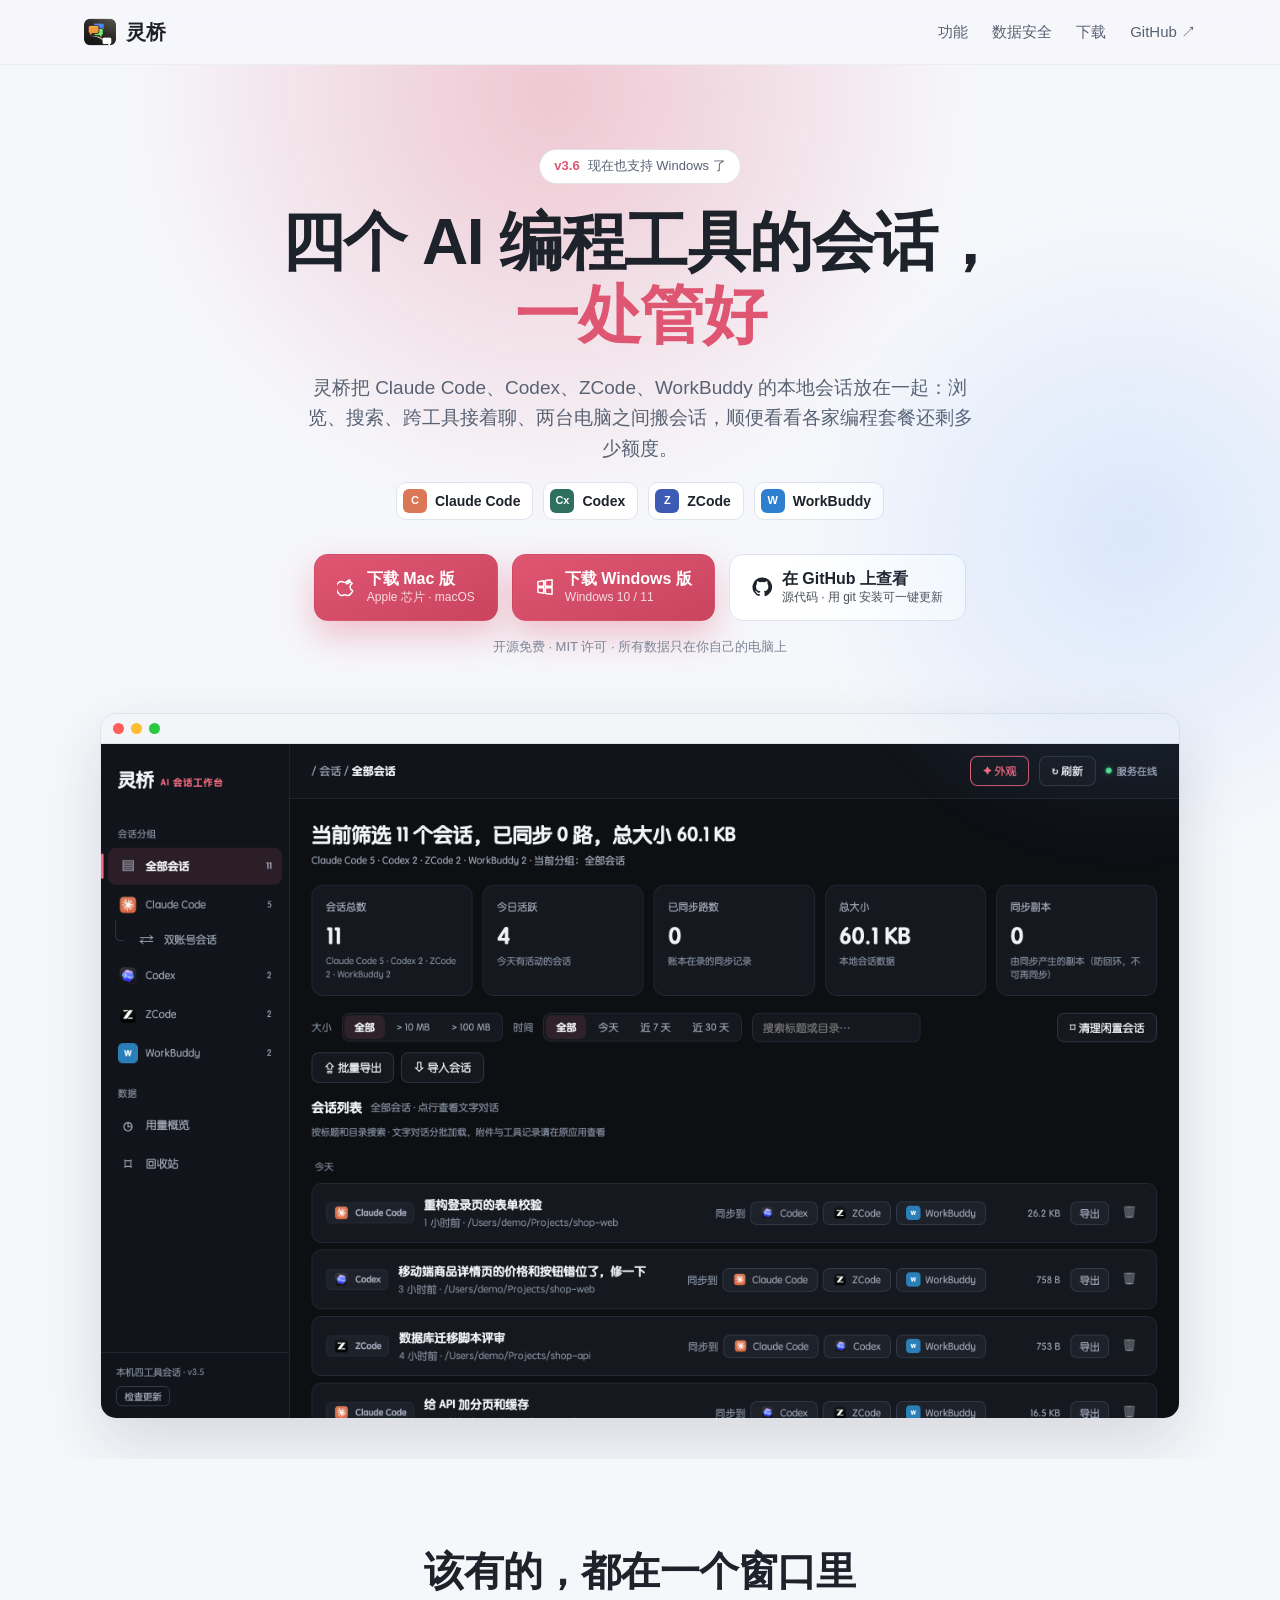
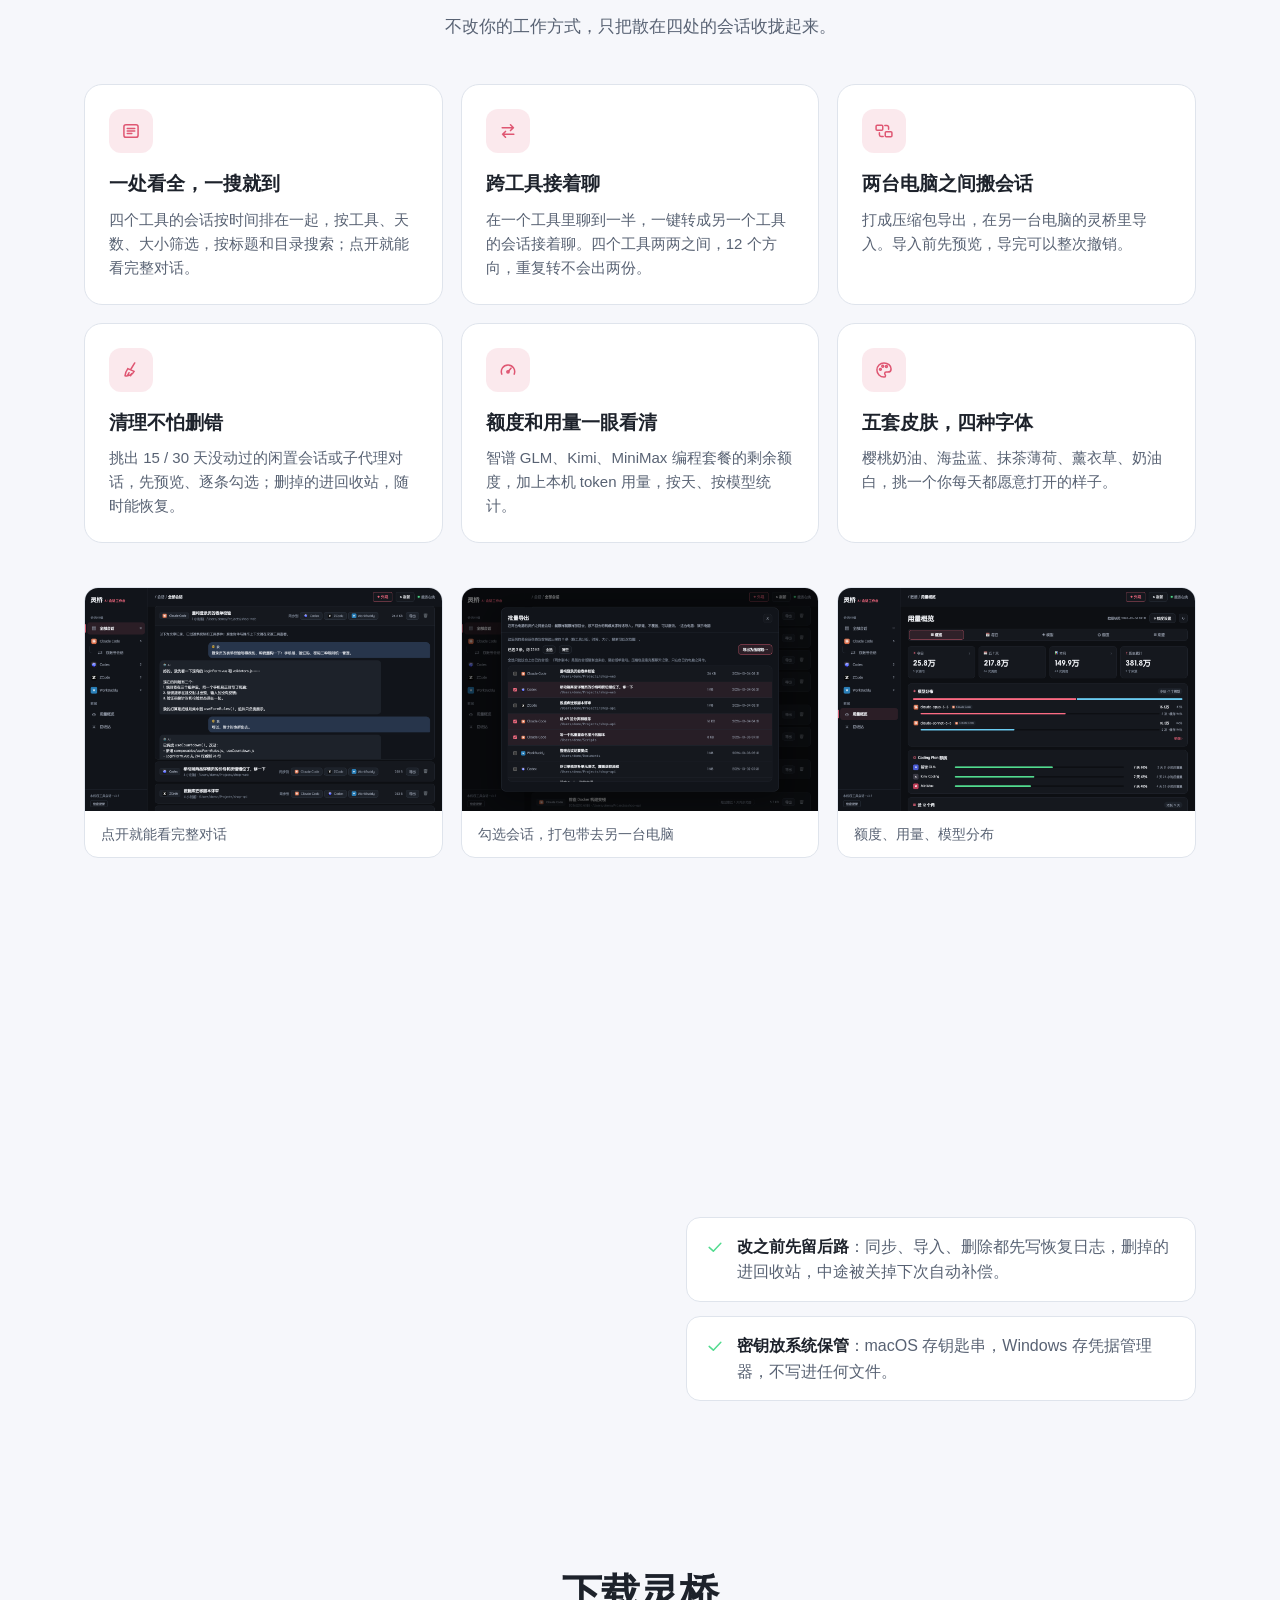
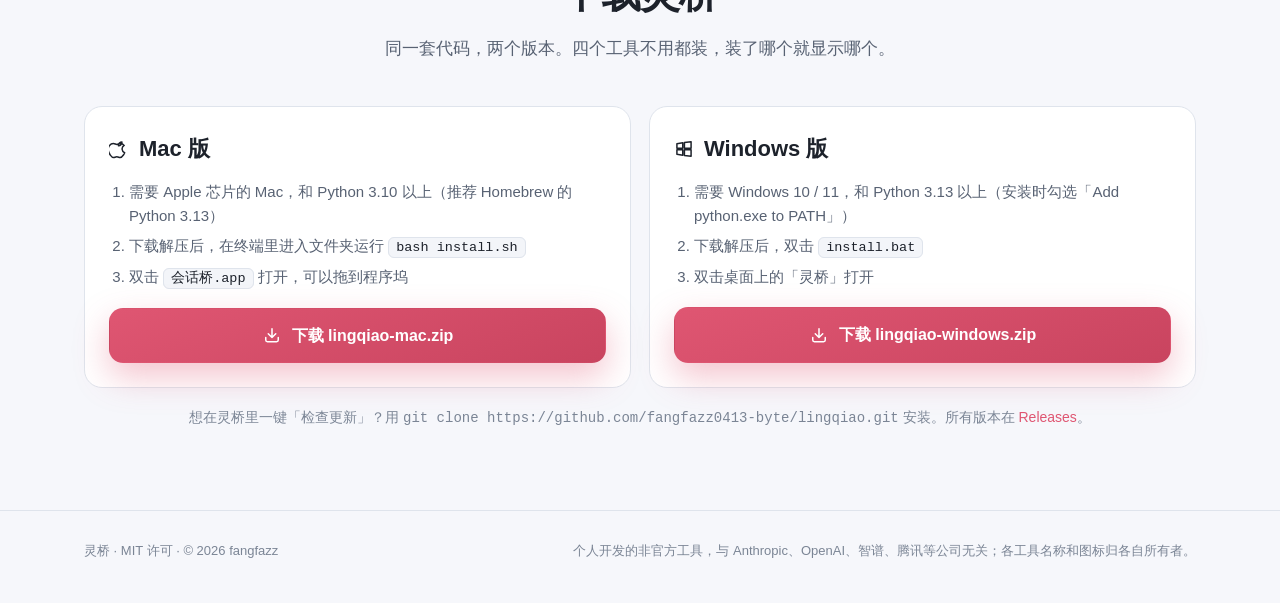
<file: docs/index.html>
<!doctype html>
<html lang="zh-CN">
<head>
<meta charset="utf-8">
<meta name="viewport" content="width=device-width, initial-scale=1">
<title>灵桥 · 多平台 AI 会话管理器</title>
<meta name="description" content="把 Claude Code、Codex、ZCode、WorkBuddy 的本地会话放在一起管：浏览、搜索、跨工具接着聊、两台电脑之间搬会话、看套餐额度。Mac 和 Windows 都能用，开源免费。">
<meta property="og:title" content="灵桥 · 多平台 AI 会话管理器">
<meta property="og:description" content="四个 AI 编程工具的会话，一处管好。Mac 和 Windows 都能用，开源免费。">
<meta property="og:image" content="screenshots/sessions.png">
<style>
  :root {
    --bg: #0b0e14; --bg2: #11141a; --card: #151920; --card2: #1c212a; --border: #262c37;
    --text: #f1f3f7; --text2: #a3abba; --text3: #7e8898; --rose: #fb6b83; --rose2: #e0506a; --blue: #69aaff; --green: #52db8f;
    --shadow: 0 30px 80px rgba(0,0,0,.45);
  }
  @media (prefers-color-scheme: light) {
    :root { --bg: #f6f7fb; --bg2: #eef1f6; --card: #ffffff; --card2: #f3f5f9; --border: #dfe4ec; --text: #1d222b; --text2: #586273; --text3: #7b8595;
      --rose: #df5672; --rose2: #c9445f; --shadow: 0 24px 60px rgba(30,40,60,.14); }
  }
  * { box-sizing: border-box; margin: 0; padding: 0; }
  html { scroll-behavior: smooth; }
  body { background: var(--bg); color: var(--text); line-height: 1.6; -webkit-font-smoothing: antialiased;
    font-family: -apple-system, BlinkMacSystemFont, "PingFang SC", "Noto Sans SC", "Microsoft YaHei UI", "Segoe UI", sans-serif; }
  a { color: inherit; text-decoration: none; }
  .wrap { max-width: 1160px; margin: 0 auto; padding: 0 24px; }
  .ic { width: 20px; height: 20px; fill: none; stroke: currentColor; stroke-width: 1.8; stroke-linecap: round; stroke-linejoin: round; flex-shrink: 0; }

  /* 顶栏 */
  header { position: sticky; top: 0; z-index: 10; backdrop-filter: blur(14px); background: color-mix(in srgb, var(--bg) 78%, transparent);
    border-bottom: 1px solid color-mix(in srgb, var(--border) 60%, transparent); }
  header .wrap { display: flex; align-items: center; gap: 28px; height: 64px; }
  .brand { display: flex; align-items: center; gap: 10px; font-weight: 800; font-size: 20px; }
  .brand img { width: 32px; height: 32px; border-radius: 8px; }
  nav { margin-left: auto; display: flex; gap: 24px; font-size: 15px; color: var(--text2); }
  nav a:hover { color: var(--text); }
  @media (max-width: 640px) { nav a:not(.gh) { display: none; } }

  /* 首屏 */
  .hero { position: relative; overflow: hidden; padding: 84px 0 40px; text-align: center; }
  .hero::before { content: ""; position: absolute; width: 900px; height: 900px; left: 50%; top: -420px; transform: translateX(-60%); border-radius: 50%;
    background: radial-gradient(circle, color-mix(in srgb, var(--rose) 30%, transparent), transparent 65%); filter: blur(20px); pointer-events: none; }
  .hero::after { content: ""; position: absolute; width: 700px; height: 700px; right: -200px; top: 120px; border-radius: 50%;
    background: radial-gradient(circle, color-mix(in srgb, var(--blue) 20%, transparent), transparent 65%); filter: blur(20px); pointer-events: none; }
  .hero > * { position: relative; }
  .eyebrow { display: inline-flex; gap: 8px; align-items: center; padding: 6px 14px; border-radius: 999px; font-size: 13px; color: var(--text2);
    background: var(--card); border: 1px solid var(--border); }
  .eyebrow b { color: var(--rose); }
  h1 { font-size: clamp(36px, 6vw, 64px); line-height: 1.15; letter-spacing: -1.5px; margin: 22px auto 0; max-width: 900px; font-weight: 900; }
  h1 em { font-style: normal; color: var(--rose); }
  .lead { margin: 20px auto 0; max-width: 680px; font-size: clamp(16px, 2.2vw, 19px); color: var(--text2); }
  .tools { margin-top: 18px; display: flex; justify-content: center; flex-wrap: wrap; gap: 10px; }
  .tool { display: inline-flex; align-items: center; gap: 8px; padding: 6px 12px 6px 6px; border-radius: 10px; font-size: 14px; font-weight: 600;
    background: var(--card); border: 1px solid var(--border); }
  .tool i { width: 24px; height: 24px; border-radius: 6px; display: inline-flex; align-items: center; justify-content: center; font-size: 11px;
    font-style: normal; font-weight: 800; color: #fff; }
  .cta { margin-top: 34px; display: flex; justify-content: center; flex-wrap: wrap; gap: 14px; }
  .btn { display: inline-flex; align-items: center; gap: 10px; padding: 14px 22px; border-radius: 14px; font-size: 16px; font-weight: 700;
    border: 1px solid var(--border); background: var(--card); transition: transform .15s ease, box-shadow .2s ease, border-color .2s ease; }
  .btn:hover { transform: translateY(-2px); border-color: var(--text3); box-shadow: 0 12px 30px rgba(0,0,0,.18); }
  .btn:active { transform: translateY(0) scale(.98); }
  .btn.primary { background: linear-gradient(160deg, var(--rose), var(--rose2)); border-color: transparent; color: #fff;
    box-shadow: 0 14px 34px color-mix(in srgb, var(--rose) 35%, transparent); }
  .btn small { display: block; font-size: 12px; font-weight: 500; opacity: .8; }
  .btn .label { text-align: left; line-height: 1.3; }
  .meta { margin-top: 16px; font-size: 13px; color: var(--text3); }

  .shot { margin: 56px auto 0; max-width: 1080px; border-radius: 16px; overflow: hidden; border: 1px solid var(--border); box-shadow: var(--shadow);
    background: var(--bg2); }
  .shot .bar { height: 30px; display: flex; align-items: center; gap: 7px; padding: 0 12px; background: var(--card2); border-bottom: 1px solid var(--border); }
  .shot .bar i { width: 11px; height: 11px; border-radius: 50%; }
  .shot img, .shot video { display: block; width: 100%; height: auto; }

  /* 区块 */
  section { padding: 80px 0; }
  h2 { font-size: clamp(28px, 4vw, 40px); letter-spacing: -.8px; text-align: center; font-weight: 900; }
  .sub { text-align: center; color: var(--text2); margin-top: 10px; font-size: 17px; }
  .grid { margin-top: 44px; display: grid; grid-template-columns: repeat(3, minmax(0, 1fr)); gap: 18px; }
  @media (max-width: 900px) { .grid { grid-template-columns: repeat(2, minmax(0, 1fr)); } }
  @media (max-width: 600px) { .grid { grid-template-columns: 1fr; } }
  .card { padding: 24px; border-radius: 18px; background: var(--card); border: 1px solid var(--border); transition: transform .2s ease, border-color .2s ease; }
  .card:hover { transform: translateY(-3px); border-color: color-mix(in srgb, var(--rose) 45%, var(--border)); }
  .card .ico { width: 44px; height: 44px; border-radius: 12px; display: flex; align-items: center; justify-content: center; color: var(--rose);
    background: color-mix(in srgb, var(--rose) 13%, transparent); }
  .card h3 { margin-top: 16px; font-size: 19px; }
  .card p { margin-top: 8px; color: var(--text2); font-size: 15px; }

  .gallery { margin-top: 44px; display: grid; grid-template-columns: repeat(3, minmax(0, 1fr)); gap: 18px; }
  @media (max-width: 900px) { .gallery { grid-template-columns: 1fr; } }
  .gallery figure { border-radius: 14px; overflow: hidden; border: 1px solid var(--border); background: var(--card); }
  .gallery img { display: block; width: 100%; height: auto; }
  .gallery figcaption { padding: 12px 16px; font-size: 14px; color: var(--text2); }

  .privacy { display: grid; grid-template-columns: 1.1fr 1fr; gap: 40px; align-items: center; }
  @media (max-width: 800px) { .privacy { grid-template-columns: 1fr; } }
  .privacy h2, .privacy .sub { text-align: left; }
  .checks { list-style: none; display: grid; gap: 14px; }
  .checks li { display: flex; gap: 12px; padding: 16px 18px; border-radius: 14px; background: var(--card); border: 1px solid var(--border); color: var(--text2); }
  .checks b { color: var(--text); }
  .checks .ic { color: var(--green); margin-top: 3px; }

  .dl { margin-top: 44px; display: grid; grid-template-columns: 1fr 1fr; gap: 18px; }
  @media (max-width: 760px) { .dl { grid-template-columns: 1fr; } }
  .dl .card h3 { display: flex; align-items: center; gap: 10px; margin-top: 0; font-size: 22px; }
  .dl ol { margin: 14px 0 18px 20px; color: var(--text2); font-size: 15px; display: grid; gap: 6px; }
  .dl code { font-family: ui-monospace, SFMono-Regular, Menlo, Consolas, monospace; font-size: 13.5px; padding: 2px 7px; border-radius: 6px;
    background: var(--card2); border: 1px solid var(--border); color: var(--text); }
  .dl .btn { width: 100%; justify-content: center; }
  .note { margin-top: 18px; text-align: center; color: var(--text3); font-size: 14px; }
  .note a { color: var(--rose); }

  footer { border-top: 1px solid var(--border); padding: 30px 0 44px; color: var(--text3); font-size: 13px; }
  footer .wrap { display: flex; flex-wrap: wrap; gap: 10px 24px; justify-content: space-between; }

  .reveal { opacity: 0; transform: translateY(18px); transition: opacity .6s ease, transform .6s cubic-bezier(.2,.8,.2,1); }
  .reveal.in { opacity: 1; transform: none; }
  @media (prefers-reduced-motion: reduce) { .reveal { opacity: 1; transform: none; transition: none; } .btn, .card { transition: none; } html { scroll-behavior: auto; } }
</style>
</head>
<body>
<svg width="0" height="0" style="position:absolute" aria-hidden="true"><defs>
  <symbol id="i-list" viewBox="0 0 24 24"><rect x="3.5" y="4.5" width="17" height="15" rx="2.5"/><path d="M7.5 9h9M7.5 12h9M7.5 15h5.5"/></symbol>
  <symbol id="i-swap" viewBox="0 0 24 24"><path d="M5 8h13.5M15 4.5 18.5 8 15 11.5M19 16H5.5M9 12.5 5.5 16 9 19.5"/></symbol>
  <symbol id="i-move" viewBox="0 0 24 24"><rect x="2.5" y="5" width="8" height="6" rx="1.2"/><rect x="13.5" y="13" width="8" height="6" rx="1.2"/><path d="M6.5 14v2.5a2 2 0 0 0 2 2H11M17.5 10V7.5a2 2 0 0 0-2-2H13"/></symbol>
  <symbol id="i-broom" viewBox="0 0 24 24"><path d="M16.5 3.5 12 10.8M8.2 10.3l7.6 3.4M8.2 10.3c-2 2.7-3.2 5.6-3.4 8.7 3.1.6 6.3-.4 9-2.6l2-2.7-7.6-3.4zM9.7 15.2l-1.9 3.4M12.8 16.3l-1.2 2.6"/></symbol>
  <symbol id="i-gauge" viewBox="0 0 24 24"><path d="M4.6 17a8 8 0 1 1 14.8 0"/><path d="M12 14l3.6-4.2"/><circle cx="12" cy="14.2" r="1.4"/></symbol>
  <symbol id="i-palette" viewBox="0 0 24 24"><path d="M12 3.5a8.5 8.5 0 1 0 0 17c1.1 0 1.8-.8 1.8-1.7 0-.5-.2-.9-.5-1.3-.3-.4-.5-.8-.5-1.3 0-1 .8-1.7 1.8-1.7h2.1c2.1 0 3.8-1.7 3.8-3.8 0-4-3.8-7.2-8.5-7.2z"/><circle cx="7.7" cy="11.2" r="1.15"/><circle cx="10.5" cy="7.5" r="1.15"/><circle cx="14.9" cy="7.7" r="1.15"/></symbol>
  <symbol id="i-check" viewBox="0 0 24 24"><path d="M5 12.5 10 17l9-9.5"/></symbol>
  <symbol id="i-download" viewBox="0 0 24 24"><path d="M12 4.5V15M7.5 10.5 12 15l4.5-4.5M4.5 15v3a2 2 0 0 0 2 2h11a2 2 0 0 0 2-2v-3"/></symbol>
  <symbol id="i-apple" viewBox="0 0 24 24"><path d="M15.5 3.5c.1 1.3-.4 2.5-1.2 3.3-.8.9-1.9 1.4-3 1.3-.1-1.2.5-2.5 1.2-3.2.8-.8 2-1.4 3-1.4zM18.8 16.5c-.5 1.2-.8 1.7-1.5 2.7-1 1.4-2.3 3.1-4 3.1-1.5 0-1.9-1-3.9-1-2 0-2.5 1-3.9 1-1.7 0-2.9-1.6-3.9-3-2.7-3.9-3-8.5-1.3-11 1.2-1.8 3.1-2.8 4.8-2.8 1.8 0 2.9 1 4.4 1 1.4 0 2.3-1 4.4-1 1.5 0 3.1.8 4.3 2.2-3.7 2-3.1 7.4.6 8.8z"/></symbol>
  <symbol id="i-win" viewBox="0 0 24 24"><path d="M3.5 5.6 10.5 4.6v6.6h-7zM12.5 4.3l8-1.1v8h-8zM3.5 12.8h7v6.6l-7-1zM12.5 12.8h8v8l-8-1.1z"/></symbol>
  <symbol id="i-gh" viewBox="0 0 24 24"><path fill="currentColor" stroke="none" d="M12 .5a11.5 11.5 0 0 0-3.6 22.4c.6.1.8-.3.8-.6v-2c-3.2.7-3.9-1.5-3.9-1.5-.5-1.3-1.3-1.7-1.3-1.7-1-.7.1-.7.1-.7 1.2.1 1.8 1.2 1.8 1.2 1 1.8 2.8 1.3 3.5 1 .1-.8.4-1.3.7-1.6-2.6-.3-5.3-1.3-5.3-5.7 0-1.3.5-2.3 1.2-3.1-.1-.3-.5-1.5.1-3.1 0 0 1-.3 3.2 1.2a11 11 0 0 1 5.8 0c2.2-1.5 3.2-1.2 3.2-1.2.6 1.6.2 2.8.1 3.1.8.8 1.2 1.9 1.2 3.1 0 4.4-2.7 5.4-5.3 5.7.4.4.8 1.1.8 2.2v3.2c0 .3.2.7.8.6A11.5 11.5 0 0 0 12 .5z"/></symbol>
</defs></svg>

<header><div class="wrap">
  <a class="brand" href="#"><img src="logo.png" alt="">灵桥</a>
  <nav><a href="#features">功能</a><a href="#privacy">数据安全</a><a href="#download">下载</a>
    <a class="gh" href="https://github.com/fangfazz0413-byte/lingqiao">GitHub ↗</a></nav>
</div></header>

<main>
  <div class="hero"><div class="wrap">
    <span class="eyebrow"><b>v3.6</b> 现在也支持 Windows 了</span>
    <h1>四个 AI 编程工具的会话，<br><em>一处管好</em></h1>
    <p class="lead">灵桥把 Claude Code、Codex、ZCode、WorkBuddy 的本地会话放在一起：浏览、搜索、跨工具接着聊、两台电脑之间搬会话，顺便看看各家编程套餐还剩多少额度。</p>
    <div class="tools">
      <span class="tool"><i style="background:#d97757">C</i>Claude Code</span><span class="tool"><i style="background:#2f6f5e">Cx</i>Codex</span>
      <span class="tool"><i style="background:#3d5bb5">Z</i>ZCode</span><span class="tool"><i style="background:#2f7fd0">W</i>WorkBuddy</span>
    </div>
    <div class="cta">
      <a class="btn primary" href="https://github.com/fangfazz0413-byte/lingqiao/releases/latest/download/lingqiao-mac.zip"><svg class="ic"><use href="#i-apple"/></svg><span class="label">下载 Mac 版<small>Apple 芯片 · macOS</small></span></a>
      <a class="btn primary" href="https://github.com/fangfazz0413-byte/lingqiao/releases/latest/download/lingqiao-windows.zip"><svg class="ic"><use href="#i-win"/></svg><span class="label">下载 Windows 版<small>Windows 10 / 11</small></span></a>
      <a class="btn" href="https://github.com/fangfazz0413-byte/lingqiao"><svg class="ic"><use href="#i-gh"/></svg><span class="label">在 GitHub 上查看<small>源代码 · 用 git 安装可一键更新</small></span></a>
    </div>
    <p class="meta">开源免费 · MIT 许可 · 所有数据只在你自己的电脑上</p>
    <div class="shot reveal" id="hero-media"><div class="bar"><i style="background:#ff5f57"></i><i style="background:#febc2e"></i><i style="background:#28c840"></i></div>
      <img src="screenshots/sessions.png" alt="灵桥会话列表：四个工具的会话按时间排在一起"></div>
  </div></div>

  <section id="features"><div class="wrap">
    <h2 class="reveal">该有的，都在一个窗口里</h2>
    <p class="sub reveal">不改你的工作方式，只把散在四处的会话收拢起来。</p>
    <div class="grid">
      <div class="card reveal"><div class="ico"><svg class="ic"><use href="#i-list"/></svg></div><h3>一处看全，一搜就到</h3><p>四个工具的会话按时间排在一起，按工具、天数、大小筛选，按标题和目录搜索；点开就能看完整对话。</p></div>
      <div class="card reveal"><div class="ico"><svg class="ic"><use href="#i-swap"/></svg></div><h3>跨工具接着聊</h3><p>在一个工具里聊到一半，一键转成另一个工具的会话接着聊。四个工具两两之间，12 个方向，重复转不会出两份。</p></div>
      <div class="card reveal"><div class="ico"><svg class="ic"><use href="#i-move"/></svg></div><h3>两台电脑之间搬会话</h3><p>打成压缩包导出，在另一台电脑的灵桥里导入。导入前先预览，导完可以整次撤销。</p></div>
      <div class="card reveal"><div class="ico"><svg class="ic"><use href="#i-broom"/></svg></div><h3>清理不怕删错</h3><p>挑出 15 / 30 天没动过的闲置会话或子代理对话，先预览、逐条勾选；删掉的进回收站，随时能恢复。</p></div>
      <div class="card reveal"><div class="ico"><svg class="ic"><use href="#i-gauge"/></svg></div><h3>额度和用量一眼看清</h3><p>智谱 GLM、Kimi、MiniMax 编程套餐的剩余额度，加上本机 token 用量，按天、按模型统计。</p></div>
      <div class="card reveal"><div class="ico"><svg class="ic"><use href="#i-palette"/></svg></div><h3>五套皮肤，四种字体</h3><p>樱桃奶油、海盐蓝、抹茶薄荷、薰衣草、奶油白，挑一个你每天都愿意打开的样子。</p></div>
    </div>
    <div class="gallery">
      <figure class="reveal"><img src="screenshots/conversation.png" alt="点开会话看完整对话" loading="lazy"><figcaption>点开就能看完整对话</figcaption></figure>
      <figure class="reveal"><img src="screenshots/export.png" alt="批量导出会话" loading="lazy"><figcaption>勾选会话，打包带去另一台电脑</figcaption></figure>
      <figure class="reveal"><img src="screenshots/usage.png" alt="用量概览" loading="lazy"><figcaption>额度、用量、模型分布</figcaption></figure>
    </div>
  </div></section>

  <section id="privacy"><div class="wrap privacy">
    <div class="reveal"><h2>会话只留在你的电脑上</h2><p class="sub">灵桥是一个本地程序，没有账号、没有云端。它读写的都是这台电脑上四个工具自己的数据。</p></div>
    <ul class="checks">
      <li class="reveal"><svg class="ic"><use href="#i-check"/></svg><span><b>只在本机运行</b>：界面只监听 127.0.0.1，每次启动换一个随机口令，别的网页和程序调不了。</span></li>
      <li class="reveal"><svg class="ic"><use href="#i-check"/></svg><span><b>只有三件事会联网</b>：查你填了密钥的套餐额度、检查更新（可以关）、安装时下载依赖。</span></li>
      <li class="reveal"><svg class="ic"><use href="#i-check"/></svg><span><b>改之前先留后路</b>：同步、导入、删除都先写恢复日志，删掉的进回收站，中途被关掉下次自动补偿。</span></li>
      <li class="reveal"><svg class="ic"><use href="#i-check"/></svg><span><b>密钥放系统保管</b>：macOS 存钥匙串，Windows 存凭据管理器，不写进任何文件。</span></li>
    </ul>
  </div></section>

  <section id="download"><div class="wrap">
    <h2 class="reveal">下载灵桥</h2>
    <p class="sub reveal">同一套代码，两个版本。四个工具不用都装，装了哪个就显示哪个。</p>
    <div class="dl">
      <div class="card reveal"><h3><svg class="ic"><use href="#i-apple"/></svg>Mac 版</h3>
        <ol><li>需要 Apple 芯片的 Mac，和 Python 3.10 以上（推荐 Homebrew 的 Python 3.13）</li>
          <li>下载解压后，在终端里进入文件夹运行 <code>bash install.sh</code></li><li>双击 <code>会话桥.app</code> 打开，可以拖到程序坞</li></ol>
        <a class="btn primary" href="https://github.com/fangfazz0413-byte/lingqiao/releases/latest/download/lingqiao-mac.zip"><svg class="ic"><use href="#i-download"/></svg>下载 lingqiao-mac.zip</a></div>
      <div class="card reveal"><h3><svg class="ic"><use href="#i-win"/></svg>Windows 版</h3>
        <ol><li>需要 Windows 10 / 11，和 Python 3.13 以上（安装时勾选「Add python.exe to PATH」）</li>
          <li>下载解压后，双击 <code>install.bat</code></li><li>双击桌面上的「灵桥」打开</li></ol>
        <a class="btn primary" href="https://github.com/fangfazz0413-byte/lingqiao/releases/latest/download/lingqiao-windows.zip"><svg class="ic"><use href="#i-download"/></svg>下载 lingqiao-windows.zip</a></div>
    </div>
    <p class="note reveal">想在灵桥里一键「检查更新」？用 <code>git clone https://github.com/fangfazz0413-byte/lingqiao.git</code> 安装。所有版本在 <a href="https://github.com/fangfazz0413-byte/lingqiao/releases">Releases</a>。</p>
  </div></section>
</main>

<footer><div class="wrap">
  <span>灵桥 · MIT 许可 · © 2026 fangfazz</span>
  <span>个人开发的非官方工具，与 Anthropic、OpenAI、智谱、腾讯等公司无关；各工具名称和图标归各自所有者。</span>
</div></footer>

<script>
  // 往下滚时依次浮现
  const io = 'IntersectionObserver' in window ? new IntersectionObserver(entries => entries.forEach(e => {
    if (e.isIntersecting) { e.target.classList.add('in'); io.unobserve(e.target); } }), { rootMargin: '0px 0px -8% 0px' }) : null;
  document.querySelectorAll('.reveal').forEach((el, i) => { el.style.transitionDelay = (i % 3) * 70 + 'ms'; io ? io.observe(el) : el.classList.add('in'); });
</script>
</body>
</html>
</file>
